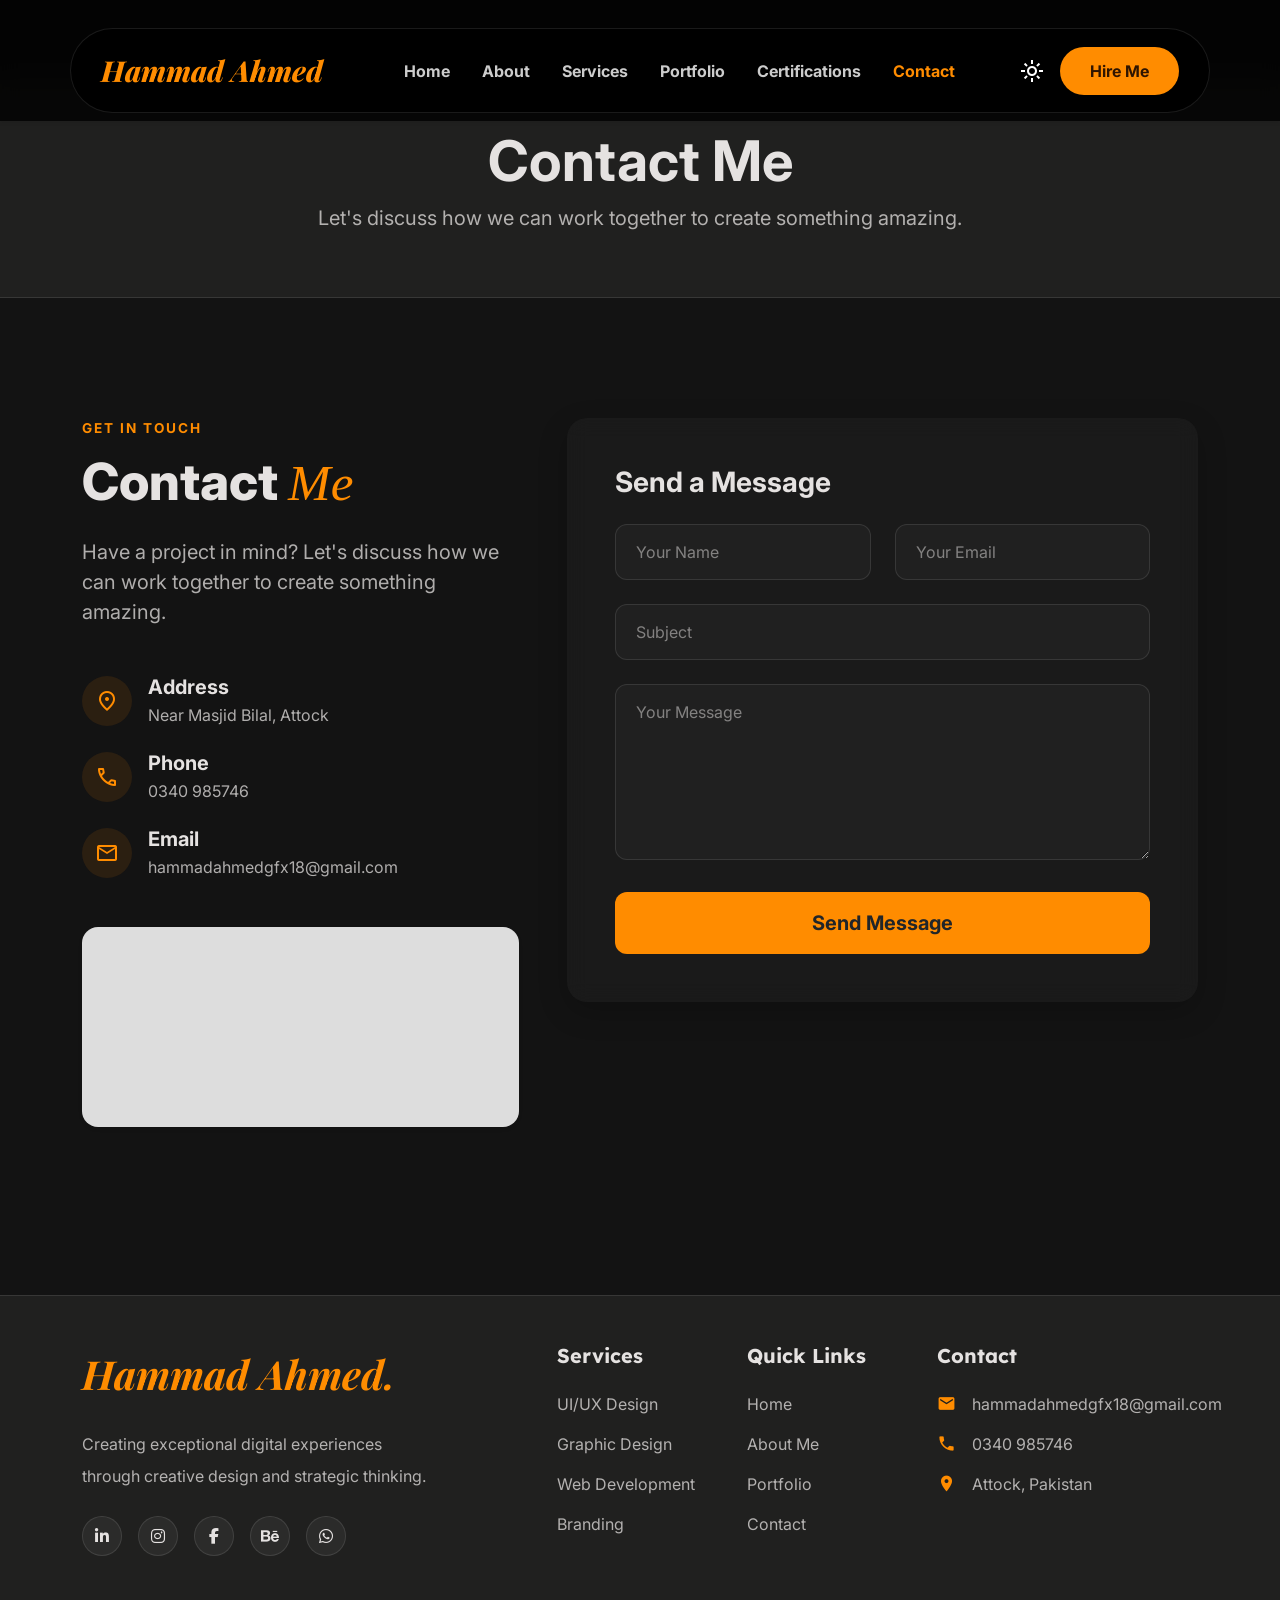
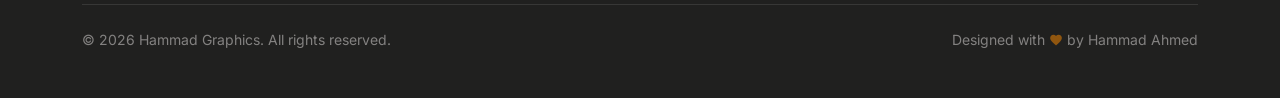
<file: contact.html>
﻿<!DOCTYPE html>
<html lang="en" data-bs-theme="dark">
<head>
    <meta charset="UTF-8">
    <meta name="viewport" content="width=device-width, initial-scale=1.0">
    <meta name="description" content="Contact - Hammad Graphic Designer">
    <title>Contact | Hammad</title>
    <!-- Favicon -->
    <link rel="icon" type="image/svg+xml" href="data:image/svg+xml,<svg xmlns='http://www.w3.org/2000/svg' viewBox='0 0 100 100'><rect width='100' height='100' fill='%23ff8c00' rx='20'/><text x='50' y='70' font-family='Arial' font-size='65' font-weight='bold' fill='white' text-anchor='middle'>H</text></svg>">
    <!-- Bootstrap 5 CSS -->
    <link href="https://cdn.jsdelivr.net/npm/bootstrap@5.3.3/dist/css/bootstrap.min.css" rel="stylesheet">
    <!-- Google Fonts -->
    <link rel="preconnect" href="https://fonts.googleapis.com">
    <link rel="preconnect" href="https://fonts.gstatic.com" crossorigin>
    <link href="https://fonts.googleapis.com/css2?family=Playfair+Display:ital,wght@0,400;0,500;0,600;0,700;0,800;1,400&family=Inter:wght@300;400;500;600;700&family=Lexend:wght@300;400;500;600;700;800&family=Material+Symbols+Outlined:wght,FILL@100..700,0..1&display=swap" rel="stylesheet">

    <!-- Font Awesome & Material Icons -->
    <link rel="stylesheet" href="https://cdnjs.cloudflare.com/ajax/libs/font-awesome/6.4.0/css/all.min.css">
    <link href="https://fonts.googleapis.com/icon?family=Material+Icons" rel="stylesheet" />
    <!-- Custom CSS -->
    <link rel="stylesheet" href="style.css">
    <!-- AOS Animation CSS -->
    <link href="https://unpkg.com/aos@2.3.1/dist/aos.css" rel="stylesheet">
    <style>
        body { padding-top: 80px; }
    </style>
</head>
<body>

    <!-- Navbar -->
    <nav id="mainNav" class="navbar navbar-expand-lg fixed-top shadow-sm" style="background-color: var(--nav-bg); backdrop-filter: blur(10px);">
        <div class="container navbar-custom">
            <a class="navbar-brand" href="index.html" style="font-family: 'Playfair Display', serif; font-size: 1.8rem; font-weight: 800; font-style: italic; color: var(--primary-color);">Hammad Ahmed</a>
            
            <div class="d-flex align-items-center order-lg-last">
                <button class="theme-toggle me-3" id="themeToggle" aria-label="Toggle Theme">
                    <span class="material-symbols-outlined" id="themeIcon">light_mode</span>
                </button>
                <a href="contact.html" class="btn btn-primary-custom d-none d-md-inline-block">Hire Me</a>
                <button class="navbar-toggler ms-2 border-0" type="button" data-bs-toggle="collapse" data-bs-target="#navbarNav">
                    <span class="material-symbols-outlined text-white" style="color: var(--nav-text) !important;">menu</span>
                </button>
            </div>

            <div class="collapse navbar-collapse justify-content-center" id="navbarNav">
                <ul class="navbar-nav gap-3">
                    <li class="nav-item"><a class="nav-link" href="index.html">Home</a></li>
                    <li class="nav-item"><a class="nav-link" href="about.html">About</a></li>
                    <li class="nav-item"><a class="nav-link" href="services.html">Services</a></li>
                    <li class="nav-item"><a class="nav-link" href="portfolio.html">Portfolio</a></li>
                    <li class="nav-item"><a class="nav-link" href="certifications.html">Certifications</a></li>
                    <li class="nav-item"><a class="nav-link active" href="contact.html">Contact</a></li>
                </ul>
            </div>
        </div>
    </nav>

    <!-- Page Header -->
    <section class="py-5 text-center" style="background-color: var(--surface-color); border-bottom: 1px solid var(--border-color);">
        <div class="container" data-aos="fade-up">
            <h1 class="display-4 fw-bolder">Contact <span class="accent-italic">Me</span></h1>
            <p class="fs-5 opacity-75">Let's discuss how we can work together to create something amazing.</p>
        </div>
    </section>

    <!-- Contact Section -->
    <section id="contact" class="section-padding">
        <div class="container">
            <div class="row g-5">
                <div class="col-lg-5" data-aos="fade-right">
                    <p class="section-subtitle">GET IN TOUCH</p>
                    <h2 class="section-title">Contact <span class="accent-italic">Me</span></h2>
                    <p class="fs-5 opacity-75 mb-5">Have a project in mind? Let's discuss how we can work together to create something amazing.</p>
                    
                    <div class="d-flex align-items-center mb-4">
                        <div class="service-icon-circle me-3 mb-0" style="width:50px; height:50px;"><span class="material-symbols-outlined">location_on</span></div>
                        <div>
                            <h5 class="fw-bold mb-1">Address</h5>
                            <p class="opacity-75 mb-0">Near Masjid Bilal, Attock</p>
                        </div>
                    </div>
                    <div class="d-flex align-items-center mb-4">
                        <div class="service-icon-circle me-3 mb-0" style="width:50px; height:50px;"><span class="material-symbols-outlined">call</span></div>
                        <div>
                            <h5 class="fw-bold mb-1">Phone</h5>
                            <p class="opacity-75 mb-0">0340 985746</p>
                        </div>
                    </div>
                    <div class="d-flex align-items-center mb-5">
                        <div class="service-icon-circle me-3 mb-0" style="width:50px; height:50px;"><span class="material-symbols-outlined">mail</span></div>
                        <div>
                            <h5 class="fw-bold mb-1">Email</h5>
                            <p class="opacity-75 mb-0">hammadahmedgfx18@gmail.com</p>
                        </div>
                    </div>

                    <!-- Map Placeholder -->
                    <div class="w-100 rounded-4 overflow-hidden shadow-sm" style="height: 200px; background-color: #ddd;">
                        <iframe src="https://www.google.com/maps/embed?pb=!1m18!1m12!1m3!1d106346.78652431675!2d72.2858169!3d33.7661571!2m3!1f0!2f0!3f0!3m2!1i1024!2i768!4f13.1!3m3!1m2!1s0x38dfa73752e2c0ad%3A0xc6822c95e1e12480!2sAttock%2C%20Punjab%2C%20Pakistan!5e0!3m2!1sen!2s!4v1700000000000!5m2!1sen!2s" width="100%" height="100%" style="border:0;" allowfullscreen="" loading="lazy"></iframe>
                    </div>
                </div>
                <div class="col-lg-7" data-aos="fade-left">
                    <form class="glass-card p-4 p-md-5 border-0">
                        <h3 class="fw-bold mb-4">Send a Message</h3>
                        <div class="row g-4">
                            <div class="col-md-6">
                                <input type="text" class="form-control form-control-glass" placeholder="Your Name" required>
                            </div>
                            <div class="col-md-6">
                                <input type="email" class="form-control form-control-glass" placeholder="Your Email" required>
                            </div>
                            <div class="col-12">
                                <input type="text" class="form-control form-control-glass" placeholder="Subject" required>
                            </div>
                            <div class="col-12">
                                <textarea class="form-control form-control-glass" rows="6" placeholder="Your Message" required></textarea>
                            </div>
                            <div class="col-12">
                                <button type="submit" class="btn btn-primary-custom w-100 py-3 mt-2 fs-5 text-dark fw-bold" style="border-radius: 12px;">Send Message</button>
                            </div>
                        </div>
                    </form>
                </div>
            </div>
        </div>
    </section>

    <!-- Footer -->
    <footer class="py-5 mt-5" style="border-top: 1px solid var(--border-color); background-color: var(--surface-color);">
        <div class="container">
            <div class="row gy-5 mb-5">
                <div class="col-md-4 text-center text-md-start">
                    <a href="index.html" class="fw-bolder fst-italic text-decoration-none d-block mb-4" style="font-size: 2.5rem; color: var(--primary-color); font-family: 'Playfair Display', serif;">Hammad Ahmed.</a>
                    <p class="opacity-75 mb-4 lh-lg">
                        Creating exceptional digital experiences through creative design and strategic thinking.
                    </p>
                    <div class="d-flex gap-3 justify-content-center justify-content-md-start flex-wrap">
                        <a href="https://www.linkedin.com/in/hammadahmed-design/" target="_blank" class="d-flex align-items-center justify-content-center rounded-circle text-decoration-none transition-all" style="width: 40px; height: 40px; background-color: rgba(255,255,255,0.05); color: var(--text-color); border: 1px solid var(--border-color);">
                            <i class="fab fa-linkedin-in"></i>
                        </a>
                        <a href="https://www.instagram.com/design_w_hammad/?hl=en" target="_blank" class="d-flex align-items-center justify-content-center rounded-circle text-decoration-none transition-all" style="width: 40px; height: 40px; background-color: rgba(255,255,255,0.05); color: var(--text-color); border: 1px solid var(--border-color);">
                            <i class="fab fa-instagram"></i>
                        </a>
                        <a href="https://www.facebook.com/Hammadgraphics1225" target="_blank" class="d-flex align-items-center justify-content-center rounded-circle text-decoration-none transition-all" style="width: 40px; height: 40px; background-color: rgba(255,255,255,0.05); color: var(--text-color); border: 1px solid var(--border-color);">
                            <i class="fab fa-facebook-f"></i>
                        </a>
                        <a href="https://www.behance.net/hammadahmed123" target="_blank" class="d-flex align-items-center justify-content-center rounded-circle text-decoration-none transition-all" style="width: 40px; height: 40px; background-color: rgba(255,255,255,0.05); color: var(--text-color); border: 1px solid var(--border-color);">
                            <i class="fab fa-behance"></i>
                        </a>
                        <a href="https://wa.me/0340985746" target="_blank" class="d-flex align-items-center justify-content-center rounded-circle text-decoration-none transition-all" style="width: 40px; height: 40px; background-color: rgba(255,255,255,0.05); color: var(--text-color); border: 1px solid var(--border-color);">
                            <i class="fab fa-whatsapp"></i>
                        </a>
                    </div>
                </div>

                <div class="col-md-2 offset-md-1 text-center text-md-start">
                    <h5 class="fw-bold mb-4" style="font-family: 'Lexend', sans-serif;">Services</h5>
                    <ul class="list-unstyled d-flex flex-column gap-3">
                        <li><a href="services.html" class="text-decoration-none opacity-75 nav-hover" style="color: var(--text-color);">UI/UX Design</a></li>
                        <li><a href="services.html" class="text-decoration-none opacity-75 nav-hover" style="color: var(--text-color);">Graphic Design</a></li>
                        <li><a href="services.html" class="text-decoration-none opacity-75 nav-hover" style="color: var(--text-color);">Web Development</a></li>
                        <li><a href="services.html" class="text-decoration-none opacity-75 nav-hover" style="color: var(--text-color);">Branding</a></li>
                    </ul>
                </div>

                <div class="col-md-2 text-center text-md-start">
                    <h5 class="fw-bold mb-4" style="font-family: 'Lexend', sans-serif;">Quick Links</h5>
                    <ul class="list-unstyled d-flex flex-column gap-3">
                        <li><a href="index.html" class="text-decoration-none opacity-75 nav-hover" style="color: var(--text-color);">Home</a></li>
                        <li><a href="about.html" class="text-decoration-none opacity-75 nav-hover" style="color: var(--text-color);">About Me</a></li>
                        <li><a href="portfolio.html" class="text-decoration-none opacity-75 nav-hover" style="color: var(--text-color);">Portfolio</a></li>
                        <li><a href="contact.html" class="text-decoration-none opacity-75 nav-hover" style="color: var(--text-color);">Contact</a></li>
                    </ul>
                </div>

                <div class="col-md-3 text-center text-md-start">
                    <h5 class="fw-bold mb-4" style="font-family: 'Lexend', sans-serif;">Contact</h5>
                    <ul class="list-unstyled d-flex flex-column gap-3 align-items-center align-items-md-start">
                        <li class="d-flex align-items-start gap-3">
                            <span class="material-icons text-primary" style="font-size: 1.2rem; margin-top: 2px;">email</span>
                            <span class="opacity-75">hammadahmedgfx18@gmail.com</span>
                        </li>
                        <li class="d-flex align-items-start gap-3">
                            <span class="material-icons text-primary" style="font-size: 1.2rem; margin-top: 2px;">phone</span>
                            <span class="opacity-75">0340 985746</span>
                        </li>
                        <li class="d-flex align-items-start gap-3">
                            <span class="material-icons text-primary" style="font-size: 1.2rem; margin-top: 2px;">location_on</span>
                            <span class="opacity-75">Attock, Pakistan</span>
                        </li>
                    </ul>
                </div>
            </div>

            <div class="border-top pt-4 d-flex flex-column flex-md-row justify-content-between align-items-center gap-3" style="border-color: var(--border-color) !important;">
                <p class="mb-0 opacity-50" style="font-size: 14px;">&copy; 2026 Hammad Graphics. All rights reserved.</p>
                <p class="mb-0 opacity-50 d-flex align-items-center gap-1" style="font-size: 14px;">Designed with <span class="material-icons text-primary" style="font-size: 14px;">favorite</span> by Hammad Ahmed</p>
            </div>
        </div>
    </footer>

    <!-- AOS Animation JS -->
    <script src="https://unpkg.com/aos@2.3.1/dist/aos.js"></script>
    <script>
        AOS.init({
            duration: 800,
            once: true,
            offset: 50
        });
    </script>
    <!-- Bootstrap Bundle with Popper -->
    <script src="https://cdn.jsdelivr.net/npm/bootstrap@5.3.3/dist/js/bootstrap.bundle.min.js"></script>
    <!-- Custom JS -->
    <script src="script.js"></script>
</body>
</html>
</file>
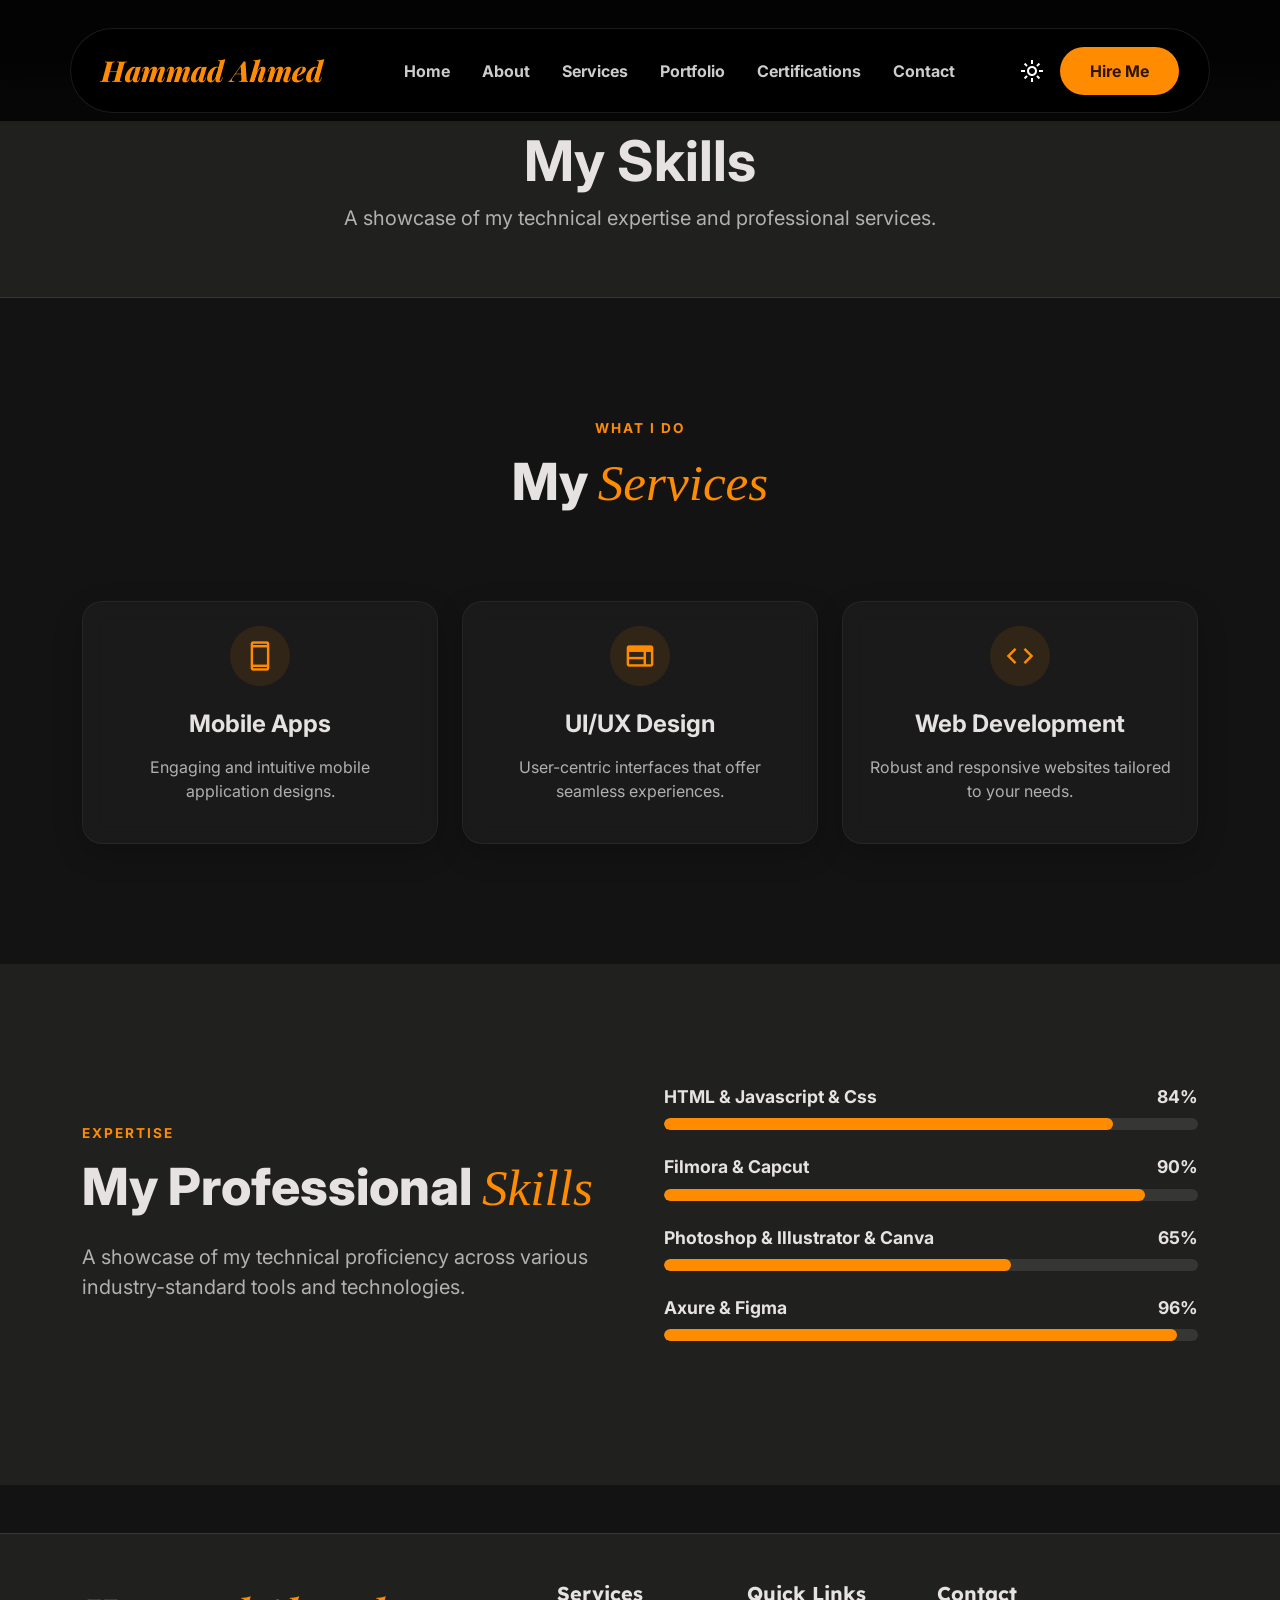
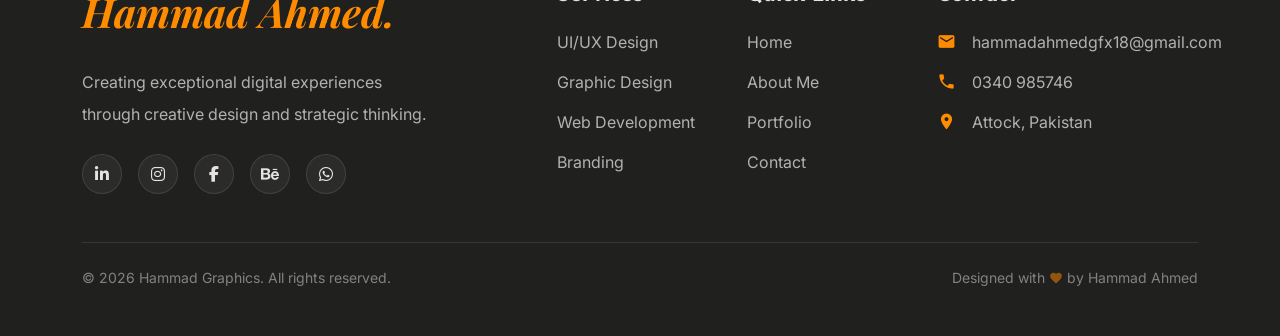
<file: skills.html>
﻿<!DOCTYPE html>
<html lang="en" data-bs-theme="dark">
<head>
    <meta charset="UTF-8">
    <meta name="viewport" content="width=device-width, initial-scale=1.0">
    <meta name="description" content="Skills - Hammad Graphic Designer">
    <title>Skills | Hammad</title>
    <!-- Favicon -->
    <link rel="icon" type="image/svg+xml" href="data:image/svg+xml,<svg xmlns='http://www.w3.org/2000/svg' viewBox='0 0 100 100'><rect width='100' height='100' fill='%23ff8c00' rx='20'/><text x='50' y='70' font-family='Arial' font-size='65' font-weight='bold' fill='white' text-anchor='middle'>H</text></svg>">
    <!-- Bootstrap 5 CSS -->
    <link href="https://cdn.jsdelivr.net/npm/bootstrap@5.3.3/dist/css/bootstrap.min.css" rel="stylesheet">
    <!-- Google Fonts -->
    <link rel="preconnect" href="https://fonts.googleapis.com">
    <link rel="preconnect" href="https://fonts.gstatic.com" crossorigin>
    <link href="https://fonts.googleapis.com/css2?family=Playfair+Display:ital,wght@0,400;0,500;0,600;0,700;0,800;1,400&family=Inter:wght@300;400;500;600;700&family=Lexend:wght@300;400;500;600;700;800&family=Material+Symbols+Outlined:wght,FILL@100..700,0..1&display=swap" rel="stylesheet">

    <!-- Font Awesome & Material Icons -->
    <link rel="stylesheet" href="https://cdnjs.cloudflare.com/ajax/libs/font-awesome/6.4.0/css/all.min.css">
    <link href="https://fonts.googleapis.com/icon?family=Material+Icons" rel="stylesheet" />
    <!-- Custom CSS -->
    <link rel="stylesheet" href="style.css">
    <!-- AOS Animation CSS -->
    <link href="https://unpkg.com/aos@2.3.1/dist/aos.css" rel="stylesheet">
    <style>
        body { padding-top: 80px; }
    </style>
</head>
<body>

    <!-- Navbar -->
    <nav id="mainNav" class="navbar navbar-expand-lg fixed-top shadow-sm" style="background-color: var(--nav-bg); backdrop-filter: blur(10px);">
        <div class="container navbar-custom">
            <a class="navbar-brand" href="index.html" style="font-family: 'Playfair Display', serif; font-size: 1.8rem; font-weight: 800; font-style: italic; color: var(--primary-color);">Hammad Ahmed</a>
            
            <div class="d-flex align-items-center order-lg-last">
                <button class="theme-toggle me-3" id="themeToggle" aria-label="Toggle Theme">
                    <span class="material-symbols-outlined" id="themeIcon">light_mode</span>
                </button>
                <a href="contact.html" class="btn btn-primary-custom d-none d-md-inline-block">Hire Me</a>
                <button class="navbar-toggler ms-2 border-0" type="button" data-bs-toggle="collapse" data-bs-target="#navbarNav">
                    <span class="material-symbols-outlined text-white" style="color: var(--nav-text) !important;">menu</span>
                </button>
            </div>

            <div class="collapse navbar-collapse justify-content-center" id="navbarNav">
                <ul class="navbar-nav gap-3">
                    <li class="nav-item"><a class="nav-link" href="index.html">Home</a></li>
                    <li class="nav-item"><a class="nav-link" href="about.html">About</a></li>
                    <li class="nav-item"><a class="nav-link" href="services.html">Services</a></li>
                    <li class="nav-item"><a class="nav-link" href="portfolio.html">Portfolio</a></li>
                    <li class="nav-item"><a class="nav-link" href="certifications.html">Certifications</a></li>
                    <li class="nav-item"><a class="nav-link" href="contact.html">Contact</a></li>
                </ul>
            </div>
        </div>
    </nav>

    <!-- Page Header -->
    <section class="py-5 text-center" style="background-color: var(--surface-color); border-bottom: 1px solid var(--border-color);">
        <div class="container" data-aos="fade-up">
            <h1 class="display-4 fw-bolder">My <span class="accent-italic">Skills</span></h1>
            <p class="fs-5 opacity-75">A showcase of my technical expertise and professional services.</p>
        </div>
    </section>

    <!-- Services Section -->
    <section class="section-padding">
        <div class="container">
            <div class="text-center mb-5 pb-3" data-aos="fade-up">
                <p class="section-subtitle">WHAT I DO</p>
                <h2 class="section-title">My <span class="accent-italic">Services</span></h2>
            </div>
            
            <div class="row g-4 justify-content-center">
                <div class="col-lg-4 col-md-6" data-aos="fade-up" data-aos-delay="100">
                    <div class="glass-card text-center p-4">
                        <div class="service-icon-circle mx-auto"><span class="material-symbols-outlined fs-2">smartphone</span></div>
                        <h4 class="fw-bold mb-3">Mobile Apps</h4>
                        <p class="opacity-75 fs-6">Engaging and intuitive mobile application designs.</p>
                    </div>
                </div>
                <div class="col-lg-4 col-md-6" data-aos="fade-up" data-aos-delay="200">
                    <div class="glass-card text-center p-4">
                        <div class="service-icon-circle mx-auto"><span class="material-symbols-outlined fs-2">web</span></div>
                        <h4 class="fw-bold mb-3">UI/UX Design</h4>
                        <p class="opacity-75 fs-6">User-centric interfaces that offer seamless experiences.</p>
                    </div>
                </div>
                <div class="col-lg-4 col-md-6" data-aos="fade-up" data-aos-delay="300">
                    <div class="glass-card text-center p-4">
                        <div class="service-icon-circle mx-auto"><span class="material-symbols-outlined fs-2">code</span></div>
                        <h4 class="fw-bold mb-3">Web Development</h4>
                        <p class="opacity-75 fs-6">Robust and responsive websites tailored to your needs.</p>
                    </div>
                </div>
            </div>
        </div>
    </section>

    <!-- Skills Section -->
    <section id="skills" class="section-padding" style="background-color: var(--surface-color);">
        <div class="container">
            <div class="row align-items-center g-5">
                <div class="col-lg-6" data-aos="fade-right">
                    <p class="section-subtitle">EXPERTISE</p>
                    <h2 class="section-title">My Professional <span class="accent-italic">Skills</span></h2>
                    <p class="opacity-75 fs-5 mb-4">A showcase of my technical proficiency across various industry-standard tools and technologies.</p>
                </div>
                <div class="col-lg-6" data-aos="fade-left">
                    <div class="skill-item">
                        <div class="skill-name">
                            <span>HTML & Javascript & Css</span>
                            <span>84%</span>
                        </div>
                        <div class="progress">
                            <div class="progress-bar" style="width: 84%;"></div>
                        </div>
                    </div>
                    <div class="skill-item">
                        <div class="skill-name">
                            <span>Filmora & Capcut</span>
                            <span>90%</span>
                        </div>
                        <div class="progress">
                            <div class="progress-bar" style="width: 90%;"></div>
                        </div>
                    </div>
                    <div class="skill-item">
                        <div class="skill-name">
                            <span>Photoshop & Illustrator & Canva</span>
                            <span>65%</span>
                        </div>
                        <div class="progress">
                            <div class="progress-bar" style="width: 65%;"></div>
                        </div>
                    </div>
                    <div class="skill-item">
                        <div class="skill-name">
                            <span>Axure & Figma</span>
                            <span>96%</span>
                        </div>
                        <div class="progress">
                            <div class="progress-bar" style="width: 96%;"></div>
                        </div>
                    </div>
                </div>
            </div>
        </div>
    </section>

    <!-- Footer -->
    <footer class="py-5 mt-5" style="border-top: 1px solid var(--border-color); background-color: var(--surface-color);">
        <div class="container">
            <div class="row gy-5 mb-5">
                <div class="col-md-4 text-center text-md-start">
                    <a href="index.html" class="fw-bolder fst-italic text-decoration-none d-block mb-4" style="font-size: 2.5rem; color: var(--primary-color); font-family: 'Playfair Display', serif;">Hammad Ahmed.</a>
                    <p class="opacity-75 mb-4 lh-lg">
                        Creating exceptional digital experiences through creative design and strategic thinking.
                    </p>
                    <div class="d-flex gap-3 justify-content-center justify-content-md-start flex-wrap">
                        <a href="https://www.linkedin.com/in/hammadahmed-design/" target="_blank" class="d-flex align-items-center justify-content-center rounded-circle text-decoration-none transition-all" style="width: 40px; height: 40px; background-color: rgba(255,255,255,0.05); color: var(--text-color); border: 1px solid var(--border-color);">
                            <i class="fab fa-linkedin-in"></i>
                        </a>
                        <a href="https://www.instagram.com/design_w_hammad/?hl=en" target="_blank" class="d-flex align-items-center justify-content-center rounded-circle text-decoration-none transition-all" style="width: 40px; height: 40px; background-color: rgba(255,255,255,0.05); color: var(--text-color); border: 1px solid var(--border-color);">
                            <i class="fab fa-instagram"></i>
                        </a>
                        <a href="https://www.facebook.com/Hammadgraphics1225" target="_blank" class="d-flex align-items-center justify-content-center rounded-circle text-decoration-none transition-all" style="width: 40px; height: 40px; background-color: rgba(255,255,255,0.05); color: var(--text-color); border: 1px solid var(--border-color);">
                            <i class="fab fa-facebook-f"></i>
                        </a>
                        <a href="https://www.behance.net/hammadahmed123" target="_blank" class="d-flex align-items-center justify-content-center rounded-circle text-decoration-none transition-all" style="width: 40px; height: 40px; background-color: rgba(255,255,255,0.05); color: var(--text-color); border: 1px solid var(--border-color);">
                            <i class="fab fa-behance"></i>
                        </a>
                        <a href="https://wa.me/0340985746" target="_blank" class="d-flex align-items-center justify-content-center rounded-circle text-decoration-none transition-all" style="width: 40px; height: 40px; background-color: rgba(255,255,255,0.05); color: var(--text-color); border: 1px solid var(--border-color);">
                            <i class="fab fa-whatsapp"></i>
                        </a>
                    </div>
                </div>

                <div class="col-md-2 offset-md-1 text-center text-md-start">
                    <h5 class="fw-bold mb-4" style="font-family: 'Lexend', sans-serif;">Services</h5>
                    <ul class="list-unstyled d-flex flex-column gap-3">
                        <li><a href="services.html" class="text-decoration-none opacity-75 nav-hover" style="color: var(--text-color);">UI/UX Design</a></li>
                        <li><a href="services.html" class="text-decoration-none opacity-75 nav-hover" style="color: var(--text-color);">Graphic Design</a></li>
                        <li><a href="services.html" class="text-decoration-none opacity-75 nav-hover" style="color: var(--text-color);">Web Development</a></li>
                        <li><a href="services.html" class="text-decoration-none opacity-75 nav-hover" style="color: var(--text-color);">Branding</a></li>
                    </ul>
                </div>

                <div class="col-md-2 text-center text-md-start">
                    <h5 class="fw-bold mb-4" style="font-family: 'Lexend', sans-serif;">Quick Links</h5>
                    <ul class="list-unstyled d-flex flex-column gap-3">
                        <li><a href="index.html" class="text-decoration-none opacity-75 nav-hover" style="color: var(--text-color);">Home</a></li>
                        <li><a href="about.html" class="text-decoration-none opacity-75 nav-hover" style="color: var(--text-color);">About Me</a></li>
                        <li><a href="portfolio.html" class="text-decoration-none opacity-75 nav-hover" style="color: var(--text-color);">Portfolio</a></li>
                        <li><a href="contact.html" class="text-decoration-none opacity-75 nav-hover" style="color: var(--text-color);">Contact</a></li>
                    </ul>
                </div>

                <div class="col-md-3 text-center text-md-start">
                    <h5 class="fw-bold mb-4" style="font-family: 'Lexend', sans-serif;">Contact</h5>
                    <ul class="list-unstyled d-flex flex-column gap-3 align-items-center align-items-md-start">
                        <li class="d-flex align-items-start gap-3">
                            <span class="material-icons text-primary" style="font-size: 1.2rem; margin-top: 2px;">email</span>
                            <span class="opacity-75">hammadahmedgfx18@gmail.com</span>
                        </li>
                        <li class="d-flex align-items-start gap-3">
                            <span class="material-icons text-primary" style="font-size: 1.2rem; margin-top: 2px;">phone</span>
                            <span class="opacity-75">0340 985746</span>
                        </li>
                        <li class="d-flex align-items-start gap-3">
                            <span class="material-icons text-primary" style="font-size: 1.2rem; margin-top: 2px;">location_on</span>
                            <span class="opacity-75">Attock, Pakistan</span>
                        </li>
                    </ul>
                </div>
            </div>

            <div class="border-top pt-4 d-flex flex-column flex-md-row justify-content-between align-items-center gap-3" style="border-color: var(--border-color) !important;">
                <p class="mb-0 opacity-50" style="font-size: 14px;">&copy; 2026 Hammad Graphics. All rights reserved.</p>
                <p class="mb-0 opacity-50 d-flex align-items-center gap-1" style="font-size: 14px;">Designed with <span class="material-icons text-primary" style="font-size: 14px;">favorite</span> by Hammad Ahmed</p>
            </div>
        </div>
    </footer>

    <!-- AOS Animation JS -->
    <script src="https://unpkg.com/aos@2.3.1/dist/aos.js"></script>
    <script>
        AOS.init({
            duration: 800,
            once: true,
            offset: 50
        });
    </script>
    <!-- Bootstrap Bundle with Popper -->
    <script src="https://cdn.jsdelivr.net/npm/bootstrap@5.3.3/dist/js/bootstrap.bundle.min.js"></script>
    <!-- Custom JS -->
    <script src="script.js"></script>
</body>
</html>
</file>
<file: style.css>
:root {
    --bg-color: #f8f9fa;
    --text-color: #212529;
    --primary-color: #ff8c00;
    --primary-light: #ffb77d;
    --surface-color: #ffffff;
    --border-color: rgba(0, 0, 0, 0.1);
    --nav-bg: rgba(255, 255, 255, 0.8);
    --nav-text: #212529;
    --badge-bg: #ff8c00;
    --badge-text: #2f1500;
}

[data-bs-theme="dark"] {
    --bg-color: #131313;
    --text-color: #e5e2e1;
    --primary-color: #ff8c00;
    --primary-light: #ffb77d;
    --surface-color: #20201f;
    --border-color: rgba(255, 255, 255, 0.1);
    --nav-bg: rgba(0, 0, 0, 0.8);
    --nav-text: #ffffff;
    --badge-bg: #ff8c00;
    --badge-text: #2f1500;
}

body {
    background-color: var(--bg-color);
    color: var(--text-color);
    font-family: 'Inter', sans-serif;
    transition: background-color 0.3s ease, color 0.3s ease;
    overflow-x: hidden;
}

/* Bootstrap Overrides */
.text-primary {
    color: var(--primary-color) !important;
}
.bg-primary {
    background-color: var(--primary-color) !important;
}

/* Glassmorphism Navbar */
.navbar-custom {
    background: var(--nav-bg);
    backdrop-filter: blur(16px);
    -webkit-backdrop-filter: blur(16px);
    border: 1px solid var(--border-color);
    border-radius: 50px;
    margin-top: 20px;
    padding: 10px 30px;
    transition: all 0.3s ease;
}

.nav-link {
    color: var(--nav-text) !important;
    font-weight: 700;
    opacity: 0.8;
    transition: all 0.3s ease;
}

.nav-link:hover, .nav-link.active {
    color: var(--primary-color) !important;
    opacity: 1;
}

.btn-primary-custom {
    background-color: var(--primary-color);
    color: var(--badge-text);
    border-radius: 50px;
    font-weight: 700;
    padding: 12px 30px;
    border: none;
    transition: all 0.3s ease;
    text-decoration: none;
    display: inline-block;
}

.btn-primary-custom:hover {
    background-color: var(--primary-light);
    color: var(--badge-text);
    transform: scale(0.95);
}

.btn-outline-custom {
    background-color: transparent;
    color: var(--text-color);
    border: 2px solid var(--text-color);
    border-radius: 50px;
    font-weight: 700;
    padding: 10px 30px;
    transition: all 0.3s ease;
    text-decoration: none;
    display: inline-block;
}

.btn-outline-custom:hover {
    background-color: var(--text-color);
    color: var(--bg-color);
    transform: scale(0.95);
}

/* Hero Section */
.hero-section {
    min-height: 80vh;
    display: flex;
    align-items: center;
    padding-top: 140px;
    padding-bottom: 40px;
}

.hero-title {
    font-size: clamp(3rem, 5vw, 4.5rem);
    font-weight: 800;
    font-family: 'Playfair Display', serif;
    line-height: 1.1;
    letter-spacing: -0.04em;
    margin-bottom: 30px;
}

.badge-custom {
    background-color: var(--primary-light);
    color: var(--badge-text);
    padding: 6px 16px;
    border-radius: 50px;
    font-size: 0.75rem;
    font-weight: 700;
    letter-spacing: 0.1em;
    text-transform: uppercase;
    display: inline-block;
    margin-bottom: 24px;
}

/* Floating Badges */
.floating-badge {
    position: absolute;
    background-color: var(--badge-bg);
    color: var(--badge-text);
    padding: 12px 24px;
    border-radius: 50px;
    font-weight: 700;
    box-shadow: 0 10px 30px rgba(0,0,0,0.15);
    z-index: 10;
    animation: float 4s ease-in-out infinite;
}

.floating-badge.dark {
    background-color: var(--text-color);
    color: var(--bg-color);
    animation-delay: 2s;
}

@keyframes float {
    0% { transform: translateY(0px); }
    50% { transform: translateY(-15px); }
    100% { transform: translateY(0px); }
}

.hero-img-container {
    position: relative;
    border-radius: 24px;
    overflow: hidden;
    border: 8px solid var(--surface-color);
    box-shadow: 0 20px 50px rgba(0,0,0,0.1);
    background-color: var(--surface-color);
    max-width: 80%;
    margin: 0 auto;
}

.hero-img-container img {
    width: 100%;
    height: auto;
    aspect-ratio: 1/1;
    object-fit: cover;
    display: block;
}

/* Ticker */
.ticker-section {
    background-color: var(--primary-color);
    padding: 12px 0;
    overflow: hidden;
    border-top: 2px solid var(--text-color);
    border-bottom: 2px solid var(--text-color);
}

.ticker-content {
    display: flex;
    width: max-content;
    animation: scroll 25s linear infinite;
}

.ticker-item {
    font-size: 1.5rem;
    font-weight: 800;
    color: #131313;
    display: flex;
    align-items: center;
    gap: 20px;
    padding: 0 20px;
}

@keyframes scroll {
    0% { transform: translateX(0); }
    100% { transform: translateX(-50%); }
}

/* Sections */
.section-padding {
    padding: 120px 0;
}

.section-title {
    font-size: clamp(2.5rem, 4vw, 3.5rem);
    font-weight: 800;
    margin-bottom: 24px;
    line-height: 1.2;
}

.section-title span {
    color: var(--primary-color);
    font-style: italic;
    font-weight: 300;
}

.section-subtitle {
    color: var(--primary-color);
    font-size: 0.85rem;
    font-weight: 700;
    letter-spacing: 0.15em;
    text-transform: uppercase;
    margin-bottom: 12px;
}

/* Service Card */
.service-card {
    background-color: var(--surface-color);
    border: 1px solid var(--border-color);
    border-radius: 24px;
    padding: 40px;
    transition: all 0.4s cubic-bezier(0.175, 0.885, 0.32, 1.275);
    height: 100%;
}

.service-card:hover {
    border-color: var(--primary-color);
    transform: translateY(-10px);
    box-shadow: 0 15px 30px rgba(255, 140, 0, 0.1);
}

.service-icon {
    width: 80px;
    height: 80px;
    background-color: rgba(255, 140, 0, 0.1);
    border-radius: 50%;
    display: flex;
    align-items: center;
    justify-content: center;
    margin-bottom: 30px;
    transition: all 0.3s ease;
}

.service-card:hover .service-icon {
    background-color: var(--primary-color);
}

.service-card:hover .service-icon span {
    color: var(--badge-text) !important;
}

/* Portfolio Item */
.portfolio-item-gallery {
    display: none;
}
.portfolio-item-gallery.show {
    display: block;
}
.portfolio-item {
    position: relative;
    border-radius: 24px;
    overflow: hidden;
    margin-bottom: 24px;
    background-color: var(--surface-color);
}

.portfolio-item img {
    width: 100%;
    height: 100%;
    object-fit: cover;
    transition: transform 0.8s cubic-bezier(0.2, 0.8, 0.2, 1);
}

.portfolio-item:hover img {
    transform: scale(1.08);
}

.portfolio-overlay {
    position: absolute;
    inset: 0;
    background: linear-gradient(to top, rgba(0,0,0,0.9) 0%, rgba(0,0,0,0.4) 50%, transparent 100%);
    display: flex;
    flex-direction: column;
    justify-content: flex-end;
    padding: 40px;
    color: white;
    opacity: 0.9;
    transition: opacity 0.3s ease;
}

.portfolio-item:hover .portfolio-overlay {
    opacity: 1;
}

/* Skills */
.skill-item {
    margin-bottom: 24px;
}

.skill-name {
    font-weight: 700;
    margin-bottom: 8px;
    display: flex;
    justify-content: space-between;
    font-size: 1.1rem;
}

.progress {
    height: 12px;
    background-color: var(--border-color);
    border-radius: 50px;
    overflow: hidden;
}

.progress-bar {
    background-color: var(--primary-color);
    border-radius: 50px;
    transition: width 1.5s ease-in-out;
}

/* Contact Form */
.form-control {
    background-color: var(--surface-color);
    border: 1px solid var(--border-color);
    color: var(--text-color);
    padding: 16px 24px;
    border-radius: 16px;
    font-size: 1rem;
    transition: all 0.3s ease;
}

.form-control::placeholder {
    color: var(--text-color);
    opacity: 0.5;
}

.form-control:focus {
    background-color: var(--surface-color);
    color: var(--text-color);
    border-color: var(--primary-color);
    box-shadow: 0 0 0 4px rgba(255, 140, 0, 0.1);
}

/* Theme Toggle */
.theme-toggle {
    background: transparent;
    border: none;
    color: var(--nav-text);
    font-size: 1.5rem;
    cursor: pointer;
    display: flex;
    align-items: center;
    justify-content: center;
    transition: color 0.3s ease, transform 0.3s ease;
    padding: 0;
}

.theme-toggle:hover {
    color: var(--primary-color);
    transform: rotate(15deg);
}

/* Footer */
.footer {
    background-color: #000;
    color: #fff;
    padding: 60px 0;
    border-top: 1px solid rgba(255,255,255,0.1);
}

.nav-hover {
    transition: color 0.3s ease;
}

.nav-hover:hover {
    color: var(--primary-color) !important;
}

/* --- NEW STYLES FROM REFERENCE --- */

/* Typography */
.section-title span.accent-italic {
    font-family: 'Times New Roman', Times, serif;
    font-style: italic;
    color: var(--primary-color);
}

/* Glassmorphism Cards */
.glass-card {
    background: rgba(255, 255, 255, 0.03);
    border-radius: 20px;
    backdrop-filter: blur(10px);
    -webkit-backdrop-filter: blur(10px);
    border: 1px solid rgba(255, 255, 255, 0.05);
    box-shadow: 0 10px 30px rgba(0,0,0,0.2);
    transition: all 0.3s ease;
}

.glass-card:hover {
    transform: translateY(-5px);
    border-color: rgba(255, 140, 0, 0.2); /* Orange subtle border */
}

/* Services */
.service-icon-circle {
    width: 60px;
    height: 60px;
    border-radius: 50%;
    background: rgba(255, 140, 0, 0.1);
    color: var(--primary-color);
    display: flex;
    align-items: center;
    justify-content: center;
    margin-bottom: 1.5rem;
    transition: all 0.3s ease;
}
.glass-card:hover .service-icon-circle {
    background: var(--primary-color);
    color: var(--badge-text);
}

/* Certifications */
.cert-card {
    position: relative;
    border-radius: 20px;
    overflow: hidden;
    transition: all 0.3s ease;
    box-shadow: 0 10px 30px rgba(0,0,0,0.2);
}
.cert-card:hover {
    transform: scale(1.02);
    box-shadow: 0 15px 40px rgba(0,0,0,0.4);
}
.cert-badge {
    position: absolute;
    top: 15px;
    right: 15px;
    background: var(--primary-color);
    color: var(--badge-text);
    padding: 5px 15px;
    border-radius: 20px;
    font-weight: bold;
    font-size: 0.8rem;
    z-index: 2;
}

/* Portfolio Overlay Updates */
.portfolio-item-new {
    border-radius: 20px;
    overflow: hidden;
    position: relative;
    aspect-ratio: 4/3;
    transition: all 0.3s ease;
    border: 2px solid transparent;
}
.portfolio-item-new:hover {
    border-color: var(--primary-color);
}
.portfolio-item-new img {
    width: 100%;
    height: 100%;
    object-fit: cover;
    transition: all 0.5s ease;
}
.portfolio-item-new:hover img {
    transform: scale(1.1);
}
.portfolio-overlay-new {
    position: absolute;
    inset: 0;
    background: rgba(0, 0, 0, 0.75);
    display: flex;
    flex-direction: column;
    justify-content: flex-end;
    padding: 2rem;
    opacity: 0;
    transition: all 0.3s ease;
}
.portfolio-item-new:hover .portfolio-overlay-new {
    opacity: 1;
}
.portfolio-overlay-badge {
    background: rgba(255, 140, 0, 0.2);
    color: var(--primary-color);
    padding: 5px 12px;
    border-radius: 20px;
    font-size: 0.75rem;
    font-weight: bold;
    display: inline-block;
    margin-bottom: 10px;
}

/* Contact Form Inputs */
.form-control-glass {
    background: rgba(255, 255, 255, 0.03) !important;
    border: 1px solid rgba(255, 255, 255, 0.1) !important;
    color: var(--text-color) !important;
    border-radius: 12px;
    padding: 15px 20px;
    transition: all 0.3s ease;
}
.form-control-glass:focus {
    border-color: var(--primary-color) !important;
    box-shadow: 0 0 0 4px rgba(255, 140, 0, 0.1) !important;
}

/* About Cards */
.about-card {
    background-color: var(--surface-color);
    border-radius: 24px;
    padding: 40px;
    box-shadow: 0 15px 35px rgba(0,0,0,0.05);
    border: 1px solid var(--border-color);
    height: 100%;
}

.about-profile-img {
    width: 200px;
    height: 200px;
    border-radius: 50%;
    object-fit: cover;
    border: 8px solid var(--bg-color);
    margin-bottom: 24px;
}

.social-icon {
    width: 40px;
    height: 40px;
    border-radius: 50%;
    background-color: var(--bg-color);
    display: flex;
    align-items: center;
    justify-content: center;
    color: var(--text-color);
    text-decoration: none;
    transition: all 0.3s ease;
}

.social-icon:hover {
    background-color: var(--primary-color);
    color: var(--badge-text);
    transform: translateY(-3px);
}

.stat-icon {
    width: 50px;
    height: 50px;
    border-radius: 50%;
    background-color: rgba(255, 140, 0, 0.1);
    color: var(--primary-color);
    display: flex;
    align-items: center;
    justify-content: center;
    font-size: 1.5rem;
}

/* Testimonials */
.testimonial-card {
    background-color: var(--surface-color);
    border-radius: 24px;
    padding: 40px;
    border: 1px solid var(--border-color);
    position: relative;
}

.quote-icon {
    position: absolute;
    top: 30px;
    right: 40px;
    font-size: 4rem;
    color: var(--border-color);
    opacity: 0.5;
    line-height: 1;
}

/* ---- Lightbox Global ---- */
.lightbox-overlay {
    position: fixed;
    inset: 0;
    z-index: 9999;
    background: rgba(0, 0, 0, 0.92);
    padding: 40px 20px;
    overflow: auto;
    text-align: center;
    opacity: 0;
    visibility: hidden;
    transition: opacity 0.3s ease, visibility 0.3s ease;
    white-space: nowrap;
}
.lightbox-overlay::before {
    content: '';
    display: inline-block;
    height: 100%;
    vertical-align: middle;
    margin-right: -0.25em;
}
.lightbox-overlay.active {
    opacity: 1;
    visibility: visible;
}
.lightbox-img-wrap {
    position: relative;
    display: inline-block;
    vertical-align: middle;
    white-space: normal;
    margin: auto;
    cursor: default;
    transform: translateY(20px);
    transition: transform 0.35s cubic-bezier(0.34, 1.56, 0.64, 1);
}
.lightbox-overlay.active .lightbox-img-wrap {
    transform: translateY(0);
}
.lightbox-img-wrap img {
    display: block;
    width: auto;
    max-width: none;
    height: auto;
    border-radius: 12px;
    box-shadow: 0 30px 80px rgba(0,0,0,0.6);
}
.lightbox-close {
    position: fixed;
    top: 20px;
    right: 24px;
    width: 44px;
    height: 44px;
    border-radius: 50%;
    background: rgba(255,255,255,0.1);
    border: 1px solid rgba(255,255,255,0.2);
    color: #fff;
    font-size: 1.4rem;
    display: flex;
    align-items: center;
    justify-content: center;
    cursor: pointer;
    transition: background 0.2s ease, transform 0.2s ease;
    z-index: 10000;
    line-height: 1;
}
.lightbox-close:hover {
    background: var(--primary-color);
    transform: rotate(90deg);
}
.lightbox-badge {
    position: absolute;
    bottom: -14px;
    left: 50%;
    transform: translateX(-50%);
    background: var(--primary-color);
    color: #1a0800;
    font-weight: 700;
    font-size: 0.78rem;
    letter-spacing: 0.08em;
    padding: 5px 18px;
    border-radius: 20px;
    white-space: nowrap;
}
</file>
